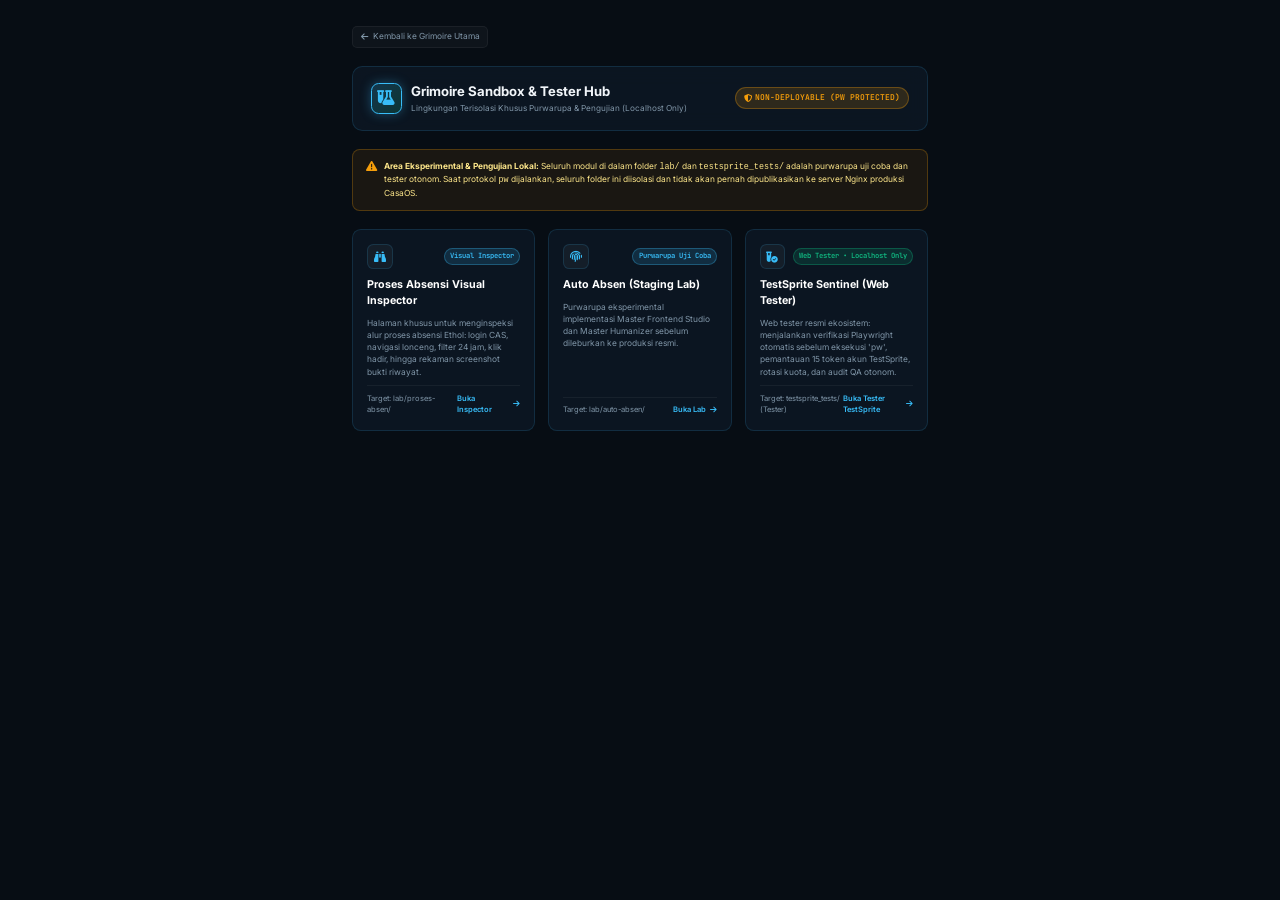
<file: lab/index.html>
<!DOCTYPE html>
<html lang="id">
<head>
  <meta charset="UTF-8" />
  <meta name="viewport" content="width=device-width, initial-scale=1.0, maximum-scale=1.0, user-scalable=no, viewport-fit=cover" />
  <script src="../src/shared/zoom-lock.js"></script>
  <title>Grimoire Lab • Sandbox & Tester Hub</title>
  <meta name="description" content="Pusat isolasi website uji coba, purwarupa eksperimen, dan tester otonom Grimoire Ecosystem" />
  <meta http-equiv="Cache-Control" content="no-cache, no-store, must-revalidate" />
  <meta http-equiv="Pragma" content="no-cache" />
  <meta http-equiv="Expires" content="0" />

  <!-- Fonts & Icons -->
  <link rel="preconnect" href="https://fonts.googleapis.com" />
  <link rel="preconnect" href="https://fonts.gstatic.com" crossorigin />
  <link href="https://fonts.googleapis.com/css2?family=Inter:wght@400;500;600;700;800&family=JetBrains+Mono:wght@400;500;600&display=swap" rel="stylesheet" />
  <link rel="stylesheet" href="https://cdnjs.cloudflare.com/ajax/libs/font-awesome/6.4.0/css/all.min.css" />

  <style>
    /* Custom Red Persona Cursor */
    html, body, button, a, input, textarea, select {
      cursor: url("data:image/svg+xml,%3Csvg xmlns='http://www.w3.org/2000/svg' width='32' height='32' viewBox='0 0 32 32'%3E%3Cpath d='M4 2 L22 18 L14 18 L18 28 L14 30 L10 20 L4 26 Z' fill='%23ff1744' stroke='%23ffffff' stroke-width='1.5' stroke-linejoin='miter'/%3E%3C/svg%3E"), auto !important;
    }

    html {
      zoom: 0.8 !important;
      -moz-transform: scale(0.8);
      -moz-transform-origin: 0 0;
      touch-action: pan-x pan-y;
    }

    :root {
      --bg-core: #070d14;
      --bg-card: rgba(14, 25, 38, 0.75);
      --border-color: rgba(56, 189, 248, 0.15);
      --accent: #38bdf8;
      --accent-glow: rgba(56, 189, 248, 0.35);
      --ok: #10b981;
      --warn: #f59e0b;
      --danger: #f43f5e;
      --text-main: #f1f5f9;
      --text-muted: #8096a8;
      --font-sans: 'Inter', system-ui, sans-serif;
      --font-mono: 'JetBrains Mono', monospace;
    }

    * { box-sizing: border-box; margin: 0; padding: 0; }
    body {
      zoom: 0.8 !important;
      touch-action: pan-x pan-y;
      font-family: var(--font-sans);
      background-color: var(--bg-core);
      color: var(--text-main);
      min-height: 100vh;
      display: flex;
      flex-direction: column;
      align-items: center;
      padding: 40px 20px;
      line-height: 1.5;
    }

    .lab-container {
      max-width: 900px;
      width: 100%;
      display: flex;
      flex-direction: column;
      gap: 28px;
    }

    .lab-header {
      background: var(--bg-card);
      border: 1px solid var(--border-color);
      border-radius: 16px;
      padding: 24px 28px;
      backdrop-filter: blur(16px);
      display: flex;
      align-items: center;
      justify-content: space-between;
      flex-wrap: wrap;
      gap: 16px;
    }

    .brand-title {
      display: flex;
      align-items: center;
      gap: 14px;
    }

    .brand-icon {
      width: 48px;
      height: 48px;
      border-radius: 12px;
      background: linear-gradient(135deg, rgba(56, 189, 248, 0.2), rgba(16, 185, 129, 0.2));
      border: 1px solid var(--accent);
      display: flex;
      align-items: center;
      justify-content: center;
      font-size: 1.4rem;
      color: var(--accent);
      box-shadow: 0 0 16px var(--accent-glow);
    }

    .brand-title h1 {
      font-size: 1.3rem;
      font-weight: 700;
    }

    .brand-title p {
      font-size: 0.8rem;
      color: var(--text-muted);
    }

    .badge-sandbox {
      display: inline-flex;
      align-items: center;
      gap: 6px;
      padding: 6px 12px;
      border-radius: 9999px;
      background: rgba(245, 158, 11, 0.15);
      border: 1px solid rgba(245, 158, 11, 0.3);
      color: var(--warn);
      font-size: 0.78rem;
      font-weight: 600;
      font-family: var(--font-mono);
    }

    .grid-cards {
      display: grid;
      grid-template-columns: repeat(auto-fit, minmax(280px, 1fr));
      gap: 20px;
    }

    .card-item {
      background: var(--bg-card);
      border: 1px solid var(--border-color);
      border-radius: 14px;
      padding: 22px;
      display: flex;
      flex-direction: column;
      gap: 12px;
      transition: all 0.25s ease;
      text-decoration: none;
      color: inherit;
      position: relative;
      overflow: hidden;
    }

    .card-item:hover {
      transform: translateY(-3px);
      border-color: var(--accent);
      box-shadow: 0 8px 24px rgba(0, 0, 0, 0.4);
    }

    .card-top {
      display: flex;
      align-items: center;
      justify-content: space-between;
    }

    .card-ico {
      width: 40px;
      height: 40px;
      border-radius: 10px;
      background: rgba(255, 255, 255, 0.04);
      border: 1px solid var(--border-color);
      display: flex;
      align-items: center;
      justify-content: center;
      font-size: 1.15rem;
      color: var(--accent);
    }

    .status-tag {
      font-size: 0.7rem;
      font-weight: 600;
      padding: 3px 8px;
      border-radius: 9999px;
      font-family: var(--font-mono);
    }

    .status-tag.trial {
      background: rgba(56, 189, 248, 0.15);
      color: var(--accent);
      border: 1px solid rgba(56, 189, 248, 0.3);
    }

    .status-tag.tester {
      background: rgba(16, 185, 129, 0.15);
      color: var(--ok);
      border: 1px solid rgba(16, 185, 129, 0.3);
    }

    .card-title {
      font-size: 1.05rem;
      font-weight: 700;
      color: #fff;
    }

    .card-desc {
      font-size: 0.82rem;
      color: var(--text-muted);
      line-height: 1.45;
    }

    .card-footer {
      margin-top: auto;
      padding-top: 10px;
      border-top: 1px solid rgba(255, 255, 255, 0.05);
      display: flex;
      align-items: center;
      justify-content: space-between;
      font-size: 0.74rem;
      color: var(--text-muted);
    }

    .btn-open {
      color: var(--accent);
      font-weight: 600;
      display: inline-flex;
      align-items: center;
      gap: 5px;
    }

    .notice-box {
      background: rgba(245, 158, 11, 0.08);
      border: 1px solid rgba(245, 158, 11, 0.25);
      border-radius: 12px;
      padding: 16px 20px;
      font-size: 0.82rem;
      color: #fde68a;
      display: flex;
      align-items: flex-start;
      gap: 12px;
      line-height: 1.5;
    }

    .notice-box i {
      font-size: 1.1rem;
      color: var(--warn);
      margin-top: 2px;
    }

    .btn-back-home {
      display: inline-flex;
      align-items: center;
      gap: 8px;
      align-self: flex-start;
      color: var(--text-muted);
      text-decoration: none;
      font-size: 0.82rem;
      padding: 6px 12px;
      border-radius: 8px;
      background: rgba(255, 255, 255, 0.03);
      border: 1px solid rgba(255, 255, 255, 0.05);
      transition: all 0.2s;
    }

    .btn-back-home:hover {
      color: #fff;
      background: rgba(255, 255, 255, 0.07);
    }
  </style>
</head>
<body>

  <div class="lab-container">

    <a href="../index.html" class="btn-back-home">
      <i class="fa-solid fa-arrow-left"></i>
      <span>Kembali ke Grimoire Utama</span>
    </a>

    <!-- Header -->
    <header class="lab-header">
      <div class="brand-title">
        <div class="brand-icon">
          <i class="fa-solid fa-flask-vial"></i>
        </div>
        <div>
          <h1>Grimoire Sandbox & Tester Hub</h1>
          <p>Lingkungan Terisolasi Khusus Purwarupa & Pengujian (Localhost Only)</p>
        </div>
      </div>
      <div class="badge-sandbox">
        <i class="fa-solid fa-shield-halved"></i>
        <span>NON-DEPLOYABLE (PW PROTECTED)</span>
      </div>
    </header>

    <!-- Notice Box -->
    <div class="notice-box">
      <i class="fa-solid fa-triangle-exclamation"></i>
      <div>
        <strong>Area Eksperimental & Pengujian Lokal:</strong> Seluruh modul di dalam folder <code>lab/</code> dan <code>testsprite_tests/</code> adalah purwarupa uji coba dan tester otonom. Saat protokol <code>pw</code> dijalankan, seluruh folder ini diisolasi dan tidak akan pernah dipublikasikan ke server Nginx produksi CasaOS.
      </div>
    </div>

    <!-- Grid Cards -->
    <div class="grid-cards">

      <!-- Card: Visual Absen Inspector -->
      <a href="proses-absen/index.html" class="card-item">
        <div class="card-top">
          <div class="card-ico">
            <i class="fa-solid fa-binoculars"></i>
          </div>
          <span class="status-tag trial">Visual Inspector</span>
        </div>
        <h2 class="card-title">Proses Absensi Visual Inspector</h2>
        <p class="card-desc">
          Halaman khusus untuk menginspeksi alur proses absensi Ethol: login CAS, navigasi lonceng, filter 24 jam, klik hadir, hingga rekaman screenshot bukti riwayat.
        </p>
        <div class="card-footer">
          <span>Target: lab/proses-absen/</span>
          <span class="btn-open">Buka Inspector <i class="fa-solid fa-arrow-right"></i></span>
        </div>
      </a>

      <!-- Card: Auto Absen Prototype -->
      <a href="auto-absen/index.html" class="card-item">
        <div class="card-top">
          <div class="card-ico">
            <i class="fa-solid fa-fingerprint"></i>
          </div>
          <span class="status-tag trial">Purwarupa Uji Coba</span>
        </div>
        <h2 class="card-title">Auto Absen (Staging Lab)</h2>
        <p class="card-desc">
          Purwarupa eksperimental implementasi Master Frontend Studio dan Master Humanizer sebelum dileburkan ke produksi resmi.
        </p>
        <div class="card-footer">
          <span>Target: lab/auto-absen/</span>
          <span class="btn-open">Buka Lab <i class="fa-solid fa-arrow-right"></i></span>
        </div>
      </a>

      <!-- Card: TestSprite Sentinel Hub (Web Tester) -->
      <a href="../testsprite_tests/index.html" class="card-item">
        <div class="card-top">
          <div class="card-ico">
            <i class="fa-solid fa-vial-circle-check"></i>
          </div>
          <span class="status-tag tester">Web Tester • Localhost Only</span>
        </div>
        <h2 class="card-title">TestSprite Sentinel (Web Tester)</h2>
        <p class="card-desc">
          Web tester resmi ekosistem: menjalankan verifikasi Playwright otomatis sebelum eksekusi 'pw', pemantauan 15 token akun TestSprite, rotasi kuota, dan audit QA otonom.
        </p>
        <div class="card-footer">
          <span>Target: testsprite_tests/ (Tester)</span>
          <span class="btn-open">Buka Tester TestSprite <i class="fa-solid fa-arrow-right"></i></span>
        </div>
      </a>

    </div>

  </div>

</body>
</html>
</file>
